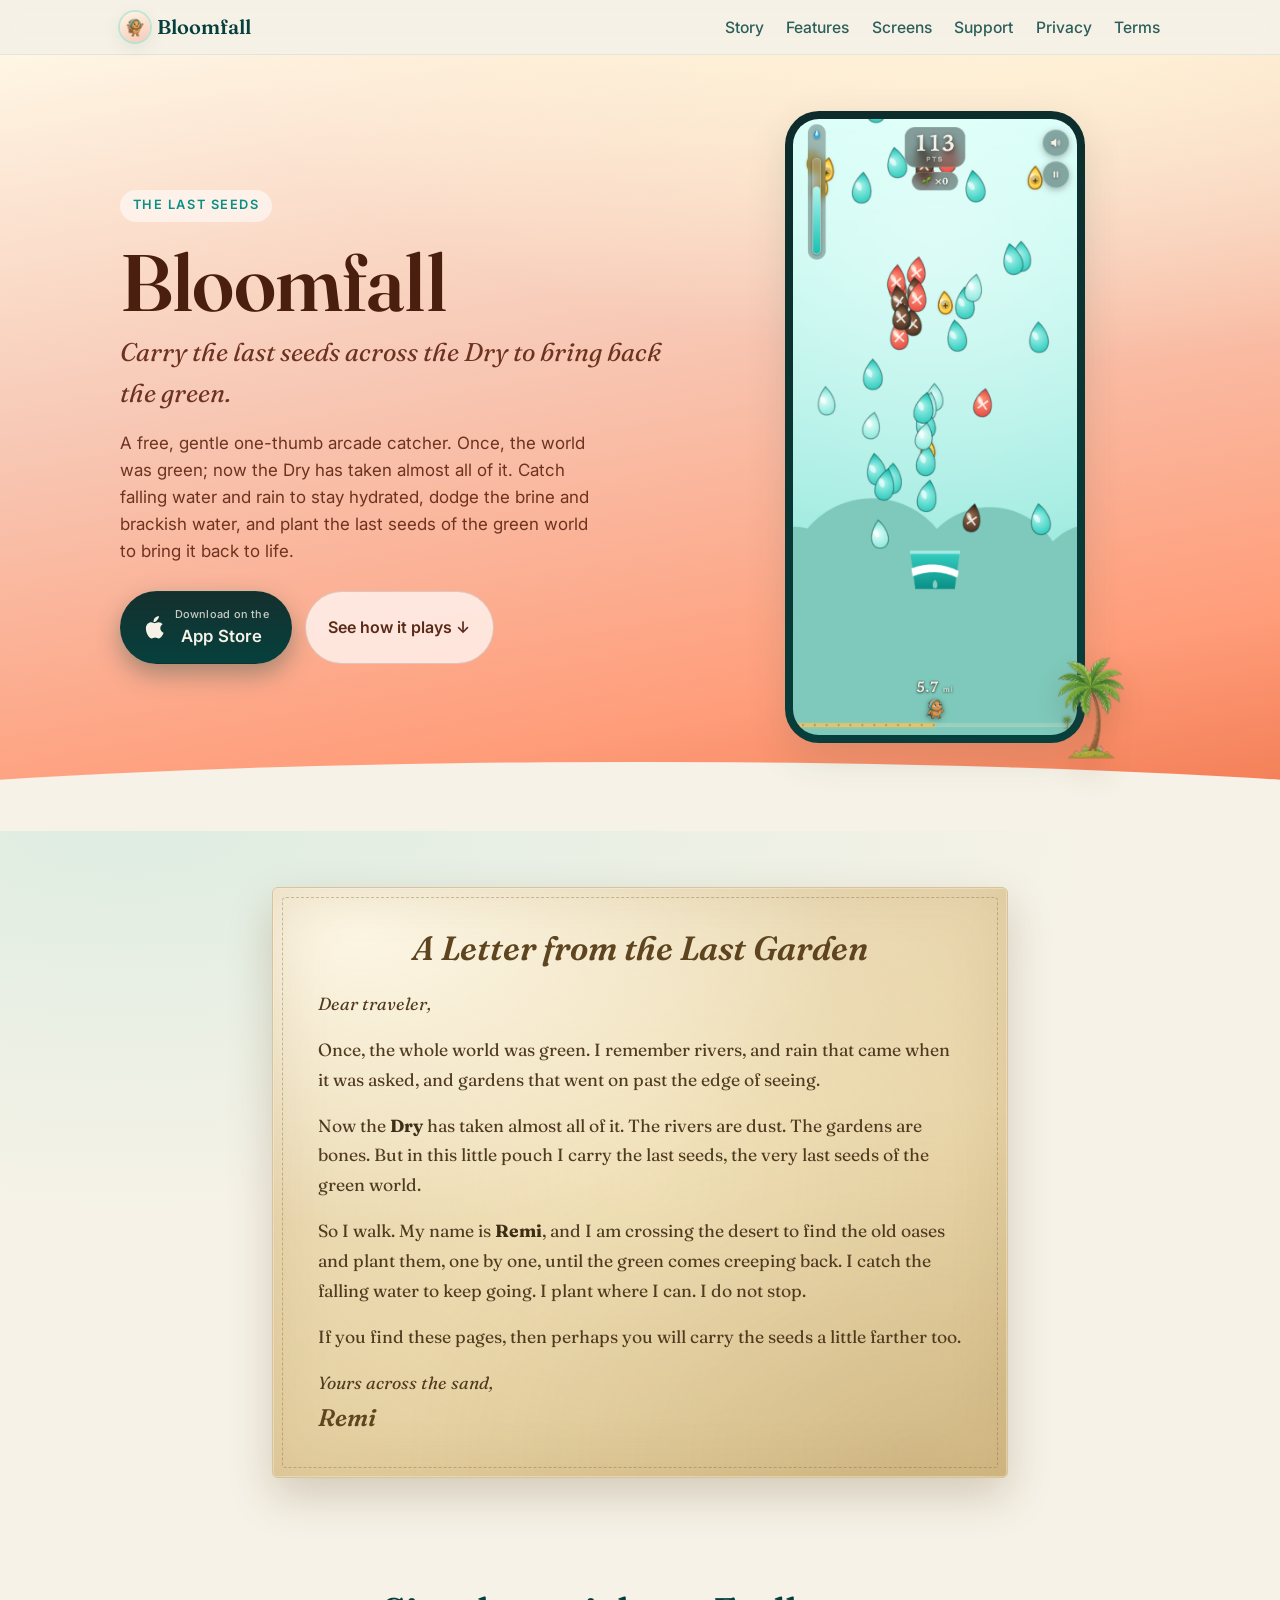
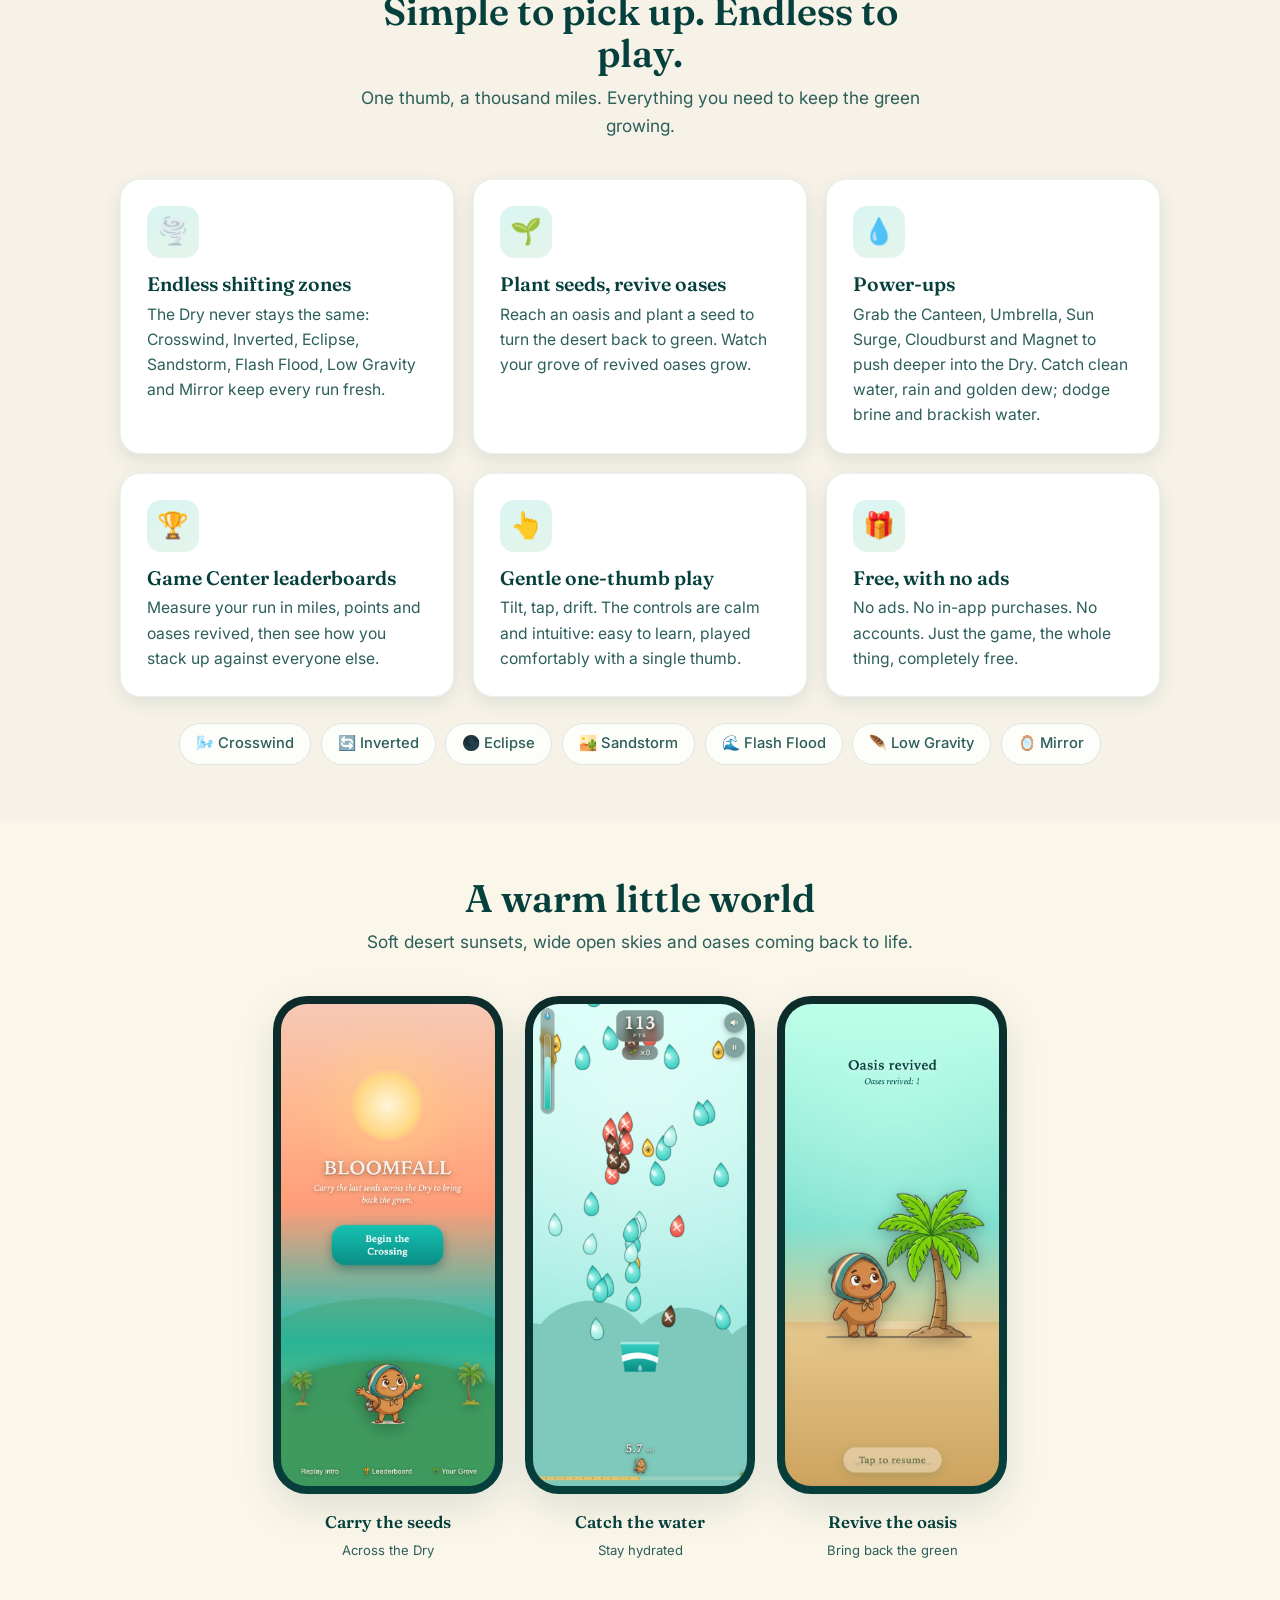
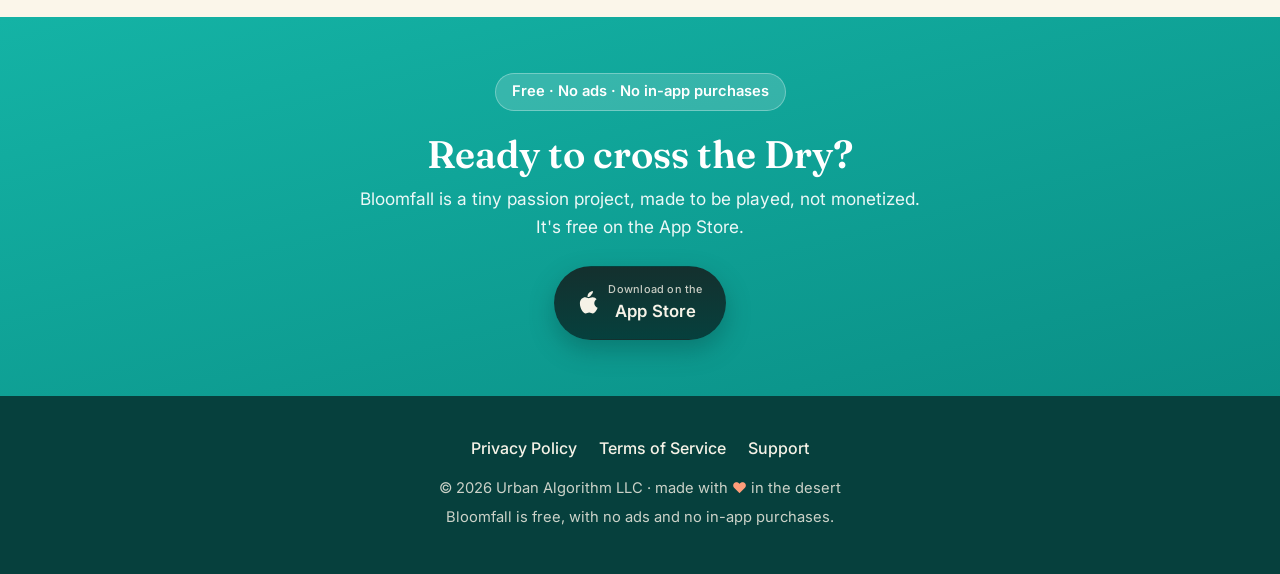
<file: index.html>
<!DOCTYPE html>
<html lang="en">
<head>
  <meta charset="UTF-8" />
  <meta name="viewport" content="width=device-width, initial-scale=1" />
  <title>Bloomfall: carry the last seeds across the Dry</title>
  <meta name="description" content="Bloomfall is a free, one-thumb arcade catcher. Play as Remi, a tiny desert wanderer carrying the world's last seeds. Catch water, dodge brine, and revive oases across the Dry. No ads, no in-app purchases." />
  <meta name="theme-color" content="#16c2b3" />
  <link rel="canonical" href="https://bloomfall.urbanalgorithm.com/" />
  <script defer src="https://umami.urbanalgorithm.com/script.js" data-website-id="9f6d26f4-4f7c-4a8b-b26c-f125a39c3b12"></script>
  <link rel="icon" type="image/png" sizes="32x32" href="/assets/img/favicon-32.png" />
  <link rel="icon" type="image/png" sizes="16x16" href="/assets/img/favicon-16.png" />
  <link rel="apple-touch-icon" sizes="180x180" href="/assets/img/favicon-180.png" />
  <meta property="og:title" content="Bloomfall: carry the last seeds across the Dry" />
  <meta property="og:description" content="A free one-thumb arcade catcher. Catch water, dodge brine, plant seeds, and revive oases. No ads, no in-app purchases." />
  <meta property="og:type" content="website" />
  <meta property="og:url" content="https://bloomfall.urbanalgorithm.com/" />
  <link rel="preconnect" href="https://fonts.googleapis.com" />
  <link rel="preconnect" href="https://fonts.gstatic.com" crossorigin />
  <link rel="stylesheet" href="https://fonts.googleapis.com/css2?family=Fraunces:ital,opsz,wght@0,9..144,400;0,9..144,600;1,9..144,400;1,9..144,600&family=Inter:wght@400;500;600;700&display=swap" />
  <link rel="stylesheet" href="assets/css/styles.css" />
</head>
<body>
  <a class="skip-link" href="#main">Skip to content</a>

  <!-- ===================== NAV ===================== -->
  <nav class="site-nav" aria-label="Primary">
    <div class="site-nav__inner">
      <a class="site-nav__brand" href="#top"><img class="site-nav__logo" src="assets/img/remi_excited.png" alt="Remi" onerror="this.style.display='none'" /> Bloomfall</a>
      <button class="nav-toggle" type="button" aria-expanded="false" aria-controls="nav-links">Menu</button>
      <div class="site-nav__links" id="nav-links">
        <a href="#story">Story</a>
        <a href="#features">Features</a>
        <a href="#shots">Screens</a>
        <a href="support/">Support</a>
        <a href="privacy/">Privacy</a>
        <a href="terms/">Terms</a>
      </div>
    </div>
  </nav>

  <!-- ===================== HERO ===================== -->
  <header class="hero" id="top">
    <div class="container">
      <div class="hero__grid">
        <div class="hero__copy">
          <span class="hero__eyebrow">The Last Seeds</span>
          <h1>Bloomfall</h1>
          <p class="hero__tagline">Carry the last seeds across the Dry to bring back the green.</p>
          <p class="hero__desc">A free, gentle one-thumb arcade catcher. Once, the world was green; now the Dry has taken almost all of it. Catch falling water and rain to stay hydrated, dodge the brine and brackish water, and plant the last seeds of the green world to bring it back to life.</p>
          <div class="hero__cta">
            <a class="btn btn--appstore" href="https://apps.apple.com/app/id6780161859" target="_blank" rel="noopener">
              <span class="btn__apple" aria-hidden="true"><svg viewBox="0 0 384 512" role="img" aria-hidden="true"><path d="M318.7 268c-.2-37 16.6-65 50.5-85.6-19-27.2-47.5-42.2-85.1-45.1-35.8-2.8-75 21-89.3 21-15.1 0-49.8-20-77-20C61.4 138.6 0 184.7 0 277.9c0 27.6 5 56.1 15.1 85.4 13.4 38.7 61.8 133.7 112.3 132.2 25.9-.6 44.2-18.4 78-18.4 32.8 0 49.7 18.4 78 18.4 51-1 94.6-87.4 107.4-126.3-68.3-32.2-72.1-94.4-72.1-95.6zm-57.4-198.4C295 47.8 285.7 0 285.7 0c-30.7 2-67 22.1-87.8 46.9-19.6 23.5-32.5 56.7-29.5 87.1 35.3 2.7 67.4-19.3 92.9-64.4z"/></svg></span>
              <span>
                <span class="btn__sub">Download on the</span>
                <span class="btn__main">App Store</span>
              </span>
            </a>
            <a class="btn btn--secondary" href="#features">See how it plays ↓</a>
          </div>
        </div>
        <div class="hero__art">
          <figure class="phone phone--shot hero__phone">
            <div class="phone__screen">
              <img class="phone__shot" src="assets/img/shot_gameplay.png" alt="Bloomfall gameplay on iPhone: catching falling water across a green stretch of the Dry, halfway to the next oasis" onerror="this.style.display='none'" />
            </div>
          </figure>
          <img class="hero__palm" src="assets/img/palm.png" alt="" aria-hidden="true" onerror="this.style.display='none'" />
        </div>
      </div>
    </div>
  </header>

  <main id="main">

    <!-- ===================== STORY ===================== -->
    <section id="story" class="story">
      <div class="container">
        <div class="story__card story__letter">
          <h2>A Letter from the Last Garden</h2>
          <p class="story__greeting">Dear traveler,</p>
          <p>Once, the whole world was green. I remember rivers, and rain that came when it was asked, and gardens that went on past the edge of seeing.</p>
          <p>Now the <b>Dry</b> has taken almost all of it. The rivers are dust. The gardens are bones. But in this little pouch I carry the last seeds, the very last seeds of the green world.</p>
          <p>So I walk. My name is <b>Remi</b>, and I am crossing the desert to find the old oases and plant them, one by one, until the green comes creeping back. I catch the falling water to keep going. I plant where I can. I do not stop.</p>
          <p>If you find these pages, then perhaps you will carry the seeds a little farther too.</p>
          <p class="story__sign">Yours across the sand,<br /><span class="story__name">Remi</span></p>
        </div>
      </div>
    </section>

    <!-- ===================== FEATURES ===================== -->
    <section id="features">
      <div class="container">
        <div class="section__head">
          <h2>Simple to pick up. Endless to play.</h2>
          <p>One thumb, a thousand miles. Everything you need to keep the green growing.</p>
        </div>
        <div class="features">
          <div class="feature">
            <div class="feature__icon" aria-hidden="true">🌪️</div>
            <h3>Endless shifting zones</h3>
            <p>The Dry never stays the same: Crosswind, Inverted, Eclipse, Sandstorm, Flash Flood, Low Gravity and Mirror keep every run fresh.</p>
          </div>
          <div class="feature">
            <div class="feature__icon" aria-hidden="true">🌱</div>
            <h3>Plant seeds, revive oases</h3>
            <p>Reach an oasis and plant a seed to turn the desert back to green. Watch your grove of revived oases grow.</p>
          </div>
          <div class="feature">
            <div class="feature__icon" aria-hidden="true">💧</div>
            <h3>Power-ups</h3>
            <p>Grab the Canteen, Umbrella, Sun Surge, Cloudburst and Magnet to push deeper into the Dry. Catch clean water, rain and golden dew; dodge brine and brackish water.</p>
          </div>
          <div class="feature">
            <div class="feature__icon" aria-hidden="true">🏆</div>
            <h3>Game Center leaderboards</h3>
            <p>Measure your run in miles, points and oases revived, then see how you stack up against everyone else.</p>
          </div>
          <div class="feature">
            <div class="feature__icon" aria-hidden="true">👆</div>
            <h3>Gentle one-thumb play</h3>
            <p>Tilt, tap, drift. The controls are calm and intuitive: easy to learn, played comfortably with a single thumb.</p>
          </div>
          <div class="feature">
            <div class="feature__icon" aria-hidden="true">🎁</div>
            <h3>Free, with no ads</h3>
            <p>No ads. No in-app purchases. No accounts. Just the game, the whole thing, completely free.</p>
          </div>
        </div>

        <div class="zones" aria-label="Zone types">
          <span class="zone-chip">🌬️ Crosswind</span>
          <span class="zone-chip">🔄 Inverted</span>
          <span class="zone-chip">🌑 Eclipse</span>
          <span class="zone-chip">🏜️ Sandstorm</span>
          <span class="zone-chip">🌊 Flash Flood</span>
          <span class="zone-chip">🪶 Low Gravity</span>
          <span class="zone-chip">🪞 Mirror</span>
        </div>
      </div>
    </section>

    <!-- ===================== SCREENSHOTS ===================== -->
    <section id="shots" class="section--alt">
      <div class="container">
        <div class="section__head">
          <h2>A warm little world</h2>
          <p>Soft desert sunsets, wide open skies and oases coming back to life.</p>
        </div>
        <div class="shots">
          <figure class="phone phone--shot">
            <div class="phone__screen">
              <img class="phone__shot" src="assets/img/shot_home.png" alt="Bloomfall home screen with Remi ready to set out across the Dry" onerror="this.style.display='none'" />
            </div>
            <figcaption class="phone__label">
              <span class="phone__cap">Carry the seeds</span>
              <span class="phone__sub">Across the Dry</span>
            </figcaption>
          </figure>
          <figure class="phone phone--shot">
            <div class="phone__screen">
              <img class="phone__shot" src="assets/img/shot_gameplay.png" alt="Bloomfall gameplay, catching falling water as Remi runs" onerror="this.style.display='none'" />
            </div>
            <figcaption class="phone__label">
              <span class="phone__cap">Catch the water</span>
              <span class="phone__sub">Stay hydrated</span>
            </figcaption>
          </figure>
          <figure class="phone phone--shot">
            <div class="phone__screen">
              <img class="phone__shot" src="assets/img/shot_oasis.png" alt="Bloomfall oasis reviving back to green after a seed is planted" onerror="this.style.display='none'" />
            </div>
            <figcaption class="phone__label">
              <span class="phone__cap">Revive the oasis</span>
              <span class="phone__sub">Bring back the green</span>
            </figcaption>
          </figure>
        </div>
      </div>
    </section>

    <!-- ===================== CTA BAND ===================== -->
    <section class="cta-band">
      <div class="container">
        <span class="price-pill">Free · No ads · No in-app purchases</span>
        <h2>Ready to cross the Dry?</h2>
        <p>Bloomfall is a tiny passion project, made to be played, not monetized. It's free on the App Store.</p>
        <a class="btn btn--appstore" href="https://apps.apple.com/app/id6780161859" target="_blank" rel="noopener">
          <span class="btn__apple" aria-hidden="true"><svg viewBox="0 0 384 512" role="img" aria-hidden="true"><path d="M318.7 268c-.2-37 16.6-65 50.5-85.6-19-27.2-47.5-42.2-85.1-45.1-35.8-2.8-75 21-89.3 21-15.1 0-49.8-20-77-20C61.4 138.6 0 184.7 0 277.9c0 27.6 5 56.1 15.1 85.4 13.4 38.7 61.8 133.7 112.3 132.2 25.9-.6 44.2-18.4 78-18.4 32.8 0 49.7 18.4 78 18.4 51-1 94.6-87.4 107.4-126.3-68.3-32.2-72.1-94.4-72.1-95.6zm-57.4-198.4C295 47.8 285.7 0 285.7 0c-30.7 2-67 22.1-87.8 46.9-19.6 23.5-32.5 56.7-29.5 87.1 35.3 2.7 67.4-19.3 92.9-64.4z"/></svg></span>
          <span>
            <span class="btn__sub">Download on the</span>
            <span class="btn__main">App Store</span>
          </span>
        </a>
      </div>
    </section>

  </main>

  <!-- ===================== FOOTER ===================== -->
  <footer class="site-footer">
    <div class="container">
      <div class="site-footer__links">
        <a href="privacy/">Privacy Policy</a>
        <a href="terms/">Terms of Service</a>
        <a href="support/">Support</a>
      </div>
      <p>© 2026 Urban Algorithm LLC · made with <span class="heart" aria-hidden="true">♥</span><span class="visually-hidden">love</span> in the desert</p>
      <p>Bloomfall is free, with no ads and no in-app purchases.</p>
    </div>
  </footer>

  <!-- Optional vanilla JS; page is fully usable without it. -->
  <script>
    (function () {
      var toggle = document.querySelector('.nav-toggle');
      var links = document.getElementById('nav-links');
      if (toggle && links) {
        toggle.addEventListener('click', function () {
          var open = links.classList.toggle('is-open');
          toggle.setAttribute('aria-expanded', open ? 'true' : 'false');
        });
        links.addEventListener('click', function (e) {
          if (e.target.tagName === 'A') {
            links.classList.remove('is-open');
            toggle.setAttribute('aria-expanded', 'false');
          }
        });
      }
    })();
  </script>
</body>
</html>
</file>
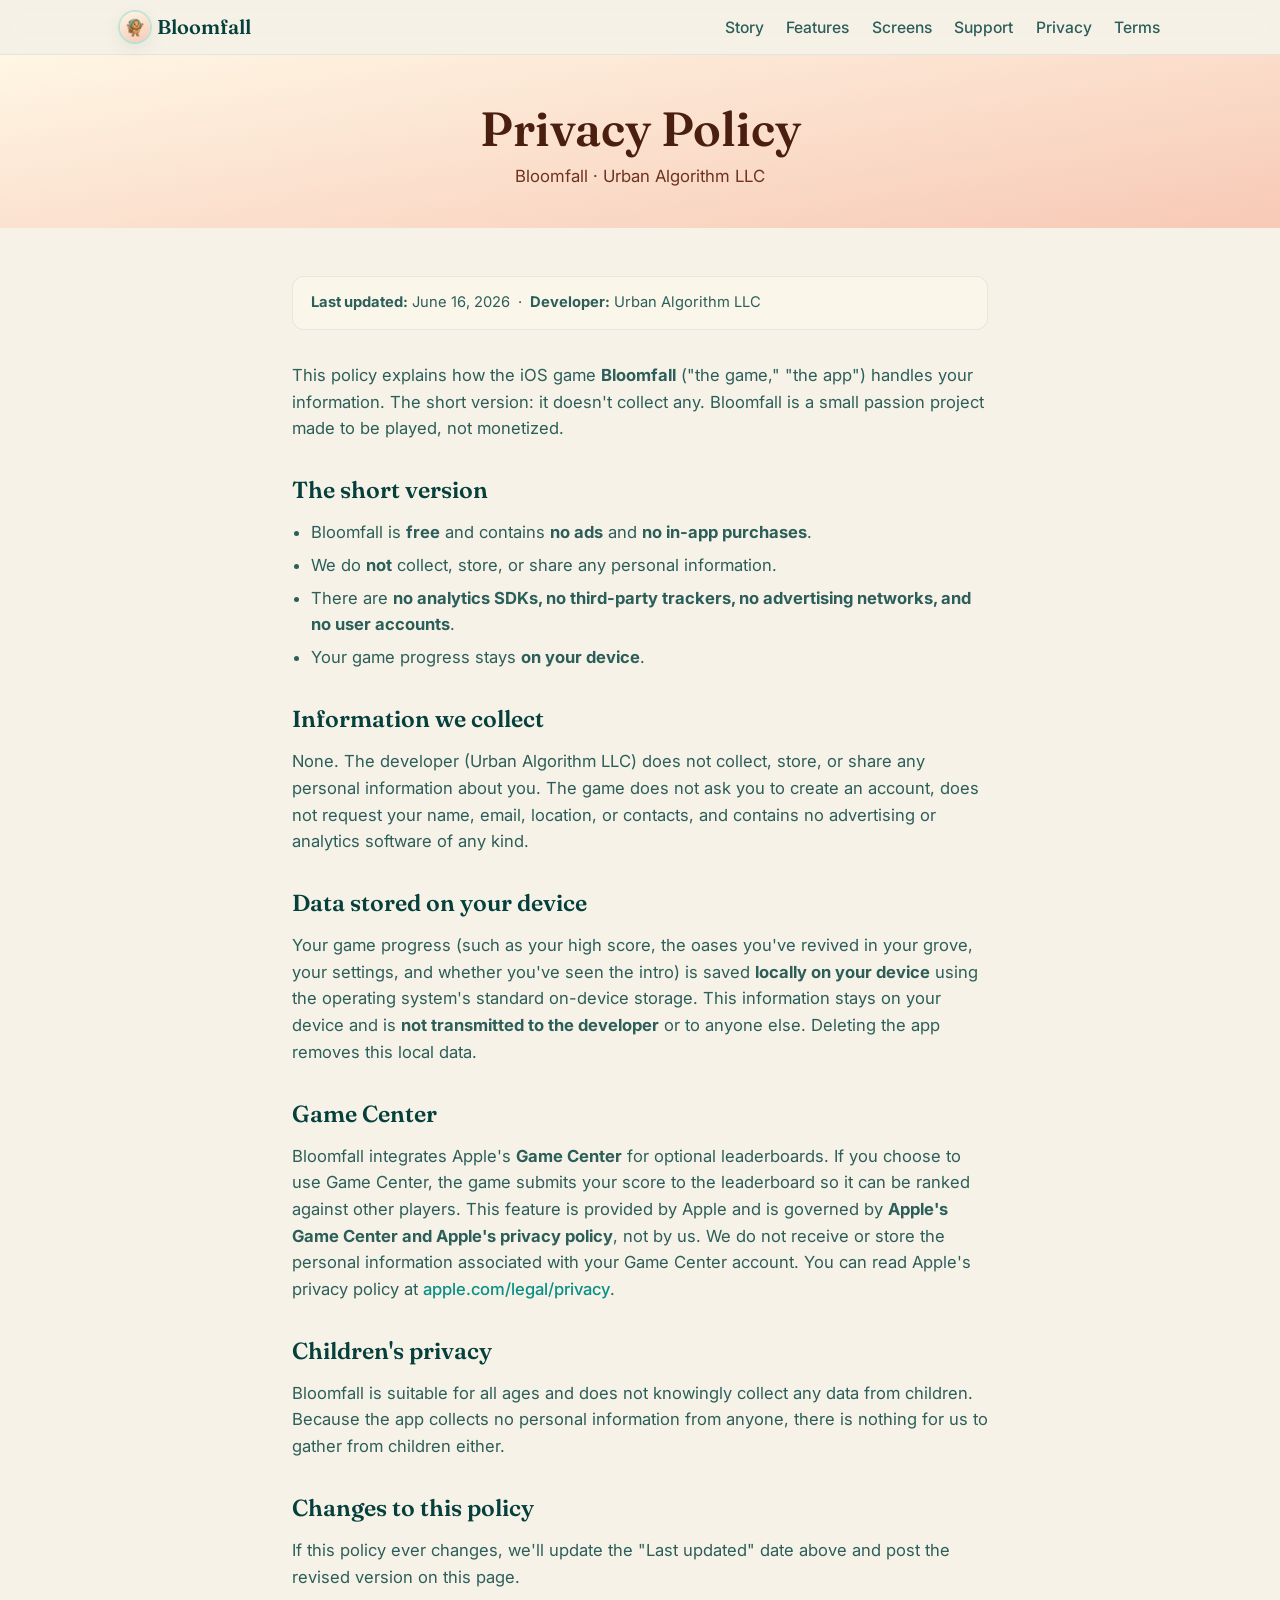
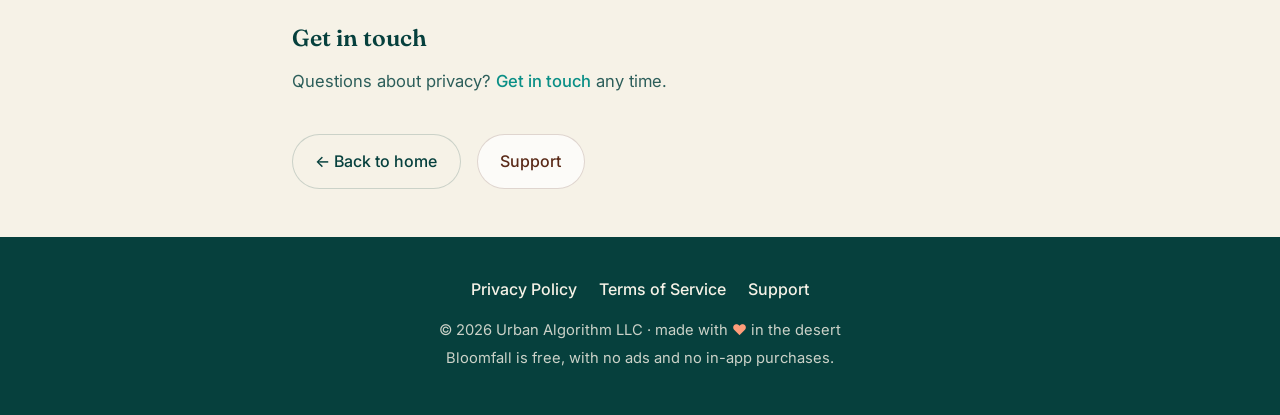
<file: privacy/index.html>
<!DOCTYPE html>
<html lang="en">
<head>
  <meta charset="UTF-8" />
  <meta name="viewport" content="width=device-width, initial-scale=1" />
  <title>Privacy Policy: Bloomfall</title>
  <meta name="description" content="Bloomfall privacy policy. The game collects no personal information, has no ads, no trackers, and no accounts. Progress is stored locally on your device." />
  <meta name="theme-color" content="#16c2b3" />
  <link rel="canonical" href="https://bloomfall.urbanalgorithm.com/privacy" />
  <link rel="icon" type="image/png" sizes="32x32" href="/assets/img/favicon-32.png" />
  <link rel="icon" type="image/png" sizes="16x16" href="/assets/img/favicon-16.png" />
  <link rel="apple-touch-icon" sizes="180x180" href="/assets/img/favicon-180.png" />
  <link rel="preconnect" href="https://fonts.googleapis.com" />
  <link rel="preconnect" href="https://fonts.gstatic.com" crossorigin />
  <link rel="stylesheet" href="https://fonts.googleapis.com/css2?family=Fraunces:ital,opsz,wght@0,9..144,400;0,9..144,600;1,9..144,400;1,9..144,600&family=Inter:wght@400;500;600;700&display=swap" />
  <link rel="stylesheet" href="../assets/css/styles.css" />
</head>
<body>
  <a class="skip-link" href="#main">Skip to content</a>

  <nav class="site-nav" aria-label="Primary">
    <div class="site-nav__inner">
      <a class="site-nav__brand" href="../"><img class="site-nav__logo" src="../assets/img/remi_excited.png" alt="Remi" onerror="this.style.display='none'" /> Bloomfall</a>
      <button class="nav-toggle" type="button" aria-expanded="false" aria-controls="nav-links">Menu</button>
      <div class="site-nav__links" id="nav-links">
        <a href="../#story">Story</a>
        <a href="../#features">Features</a>
        <a href="../#shots">Screens</a>
        <a href="../support/">Support</a>
        <a href="../privacy/">Privacy</a>
        <a href="../terms/">Terms</a>
      </div>
    </div>
  </nav>

  <header class="doc-hero">
    <div class="container">
      <h1>Privacy Policy</h1>
      <p>Bloomfall · Urban Algorithm LLC</p>
    </div>
  </header>

  <main id="main">
    <div class="doc">
      <div class="doc__meta">
        <strong>Last updated:</strong> June 16, 2026 &nbsp;·&nbsp; <strong>Developer:</strong> Urban Algorithm LLC
      </div>

      <p>This policy explains how the iOS game <strong>Bloomfall</strong> ("the game," "the app") handles your information. The short version: it doesn't collect any. Bloomfall is a small passion project made to be played, not monetized.</p>

      <h2>The short version</h2>
      <ul>
        <li>Bloomfall is <strong>free</strong> and contains <strong>no ads</strong> and <strong>no in-app purchases</strong>.</li>
        <li>We do <strong>not</strong> collect, store, or share any personal information.</li>
        <li>There are <strong>no analytics SDKs, no third-party trackers, no advertising networks, and no user accounts</strong>.</li>
        <li>Your game progress stays <strong>on your device</strong>.</li>
      </ul>

      <h2>Information we collect</h2>
      <p>None. The developer (Urban Algorithm LLC) does not collect, store, or share any personal information about you. The game does not ask you to create an account, does not request your name, email, location, or contacts, and contains no advertising or analytics software of any kind.</p>

      <h2>Data stored on your device</h2>
      <p>Your game progress (such as your high score, the oases you've revived in your grove, your settings, and whether you've seen the intro) is saved <strong>locally on your device</strong> using the operating system's standard on-device storage. This information stays on your device and is <strong>not transmitted to the developer</strong> or to anyone else. Deleting the app removes this local data.</p>

      <h2>Game Center</h2>
      <p>Bloomfall integrates Apple's <strong>Game Center</strong> for optional leaderboards. If you choose to use Game Center, the game submits your score to the leaderboard so it can be ranked against other players. This feature is provided by Apple and is governed by <strong>Apple's Game Center and Apple's privacy policy</strong>, not by us. We do not receive or store the personal information associated with your Game Center account. You can read Apple's privacy policy at <a href="https://www.apple.com/legal/privacy/" target="_blank" rel="noopener">apple.com/legal/privacy</a>.</p>

      <h2>Children's privacy</h2>
      <p>Bloomfall is suitable for all ages and does not knowingly collect any data from children. Because the app collects no personal information from anyone, there is nothing for us to gather from children either.</p>

      <h2>Changes to this policy</h2>
      <p>If this policy ever changes, we'll update the "Last updated" date above and post the revised version on this page.</p>

      <h2>Get in touch</h2>
      <p>Questions about privacy? <a href="https://urbanalgorithm.com/#contact">Get in touch</a> any time.</p>

      <div class="doc__back">
        <a class="btn btn--ghost" href="../">← Back to home</a>
        <a class="btn btn--secondary" href="../support/">Support</a>
      </div>
    </div>
  </main>

  <footer class="site-footer">
    <div class="container">
      <div class="site-footer__links">
        <a href="../privacy/">Privacy Policy</a>
        <a href="../terms/">Terms of Service</a>
        <a href="../support/">Support</a>
      </div>
      <p>© 2026 Urban Algorithm LLC · made with <span class="heart" aria-hidden="true">♥</span><span class="visually-hidden">love</span> in the desert</p>
      <p>Bloomfall is free, with no ads and no in-app purchases.</p>
    </div>
  </footer>

  <script>
    (function () {
      var toggle = document.querySelector('.nav-toggle');
      var links = document.getElementById('nav-links');
      if (toggle && links) {
        toggle.addEventListener('click', function () {
          var open = links.classList.toggle('is-open');
          toggle.setAttribute('aria-expanded', open ? 'true' : 'false');
        });
      }
    })();
  </script>
</body>
</html>
</file>
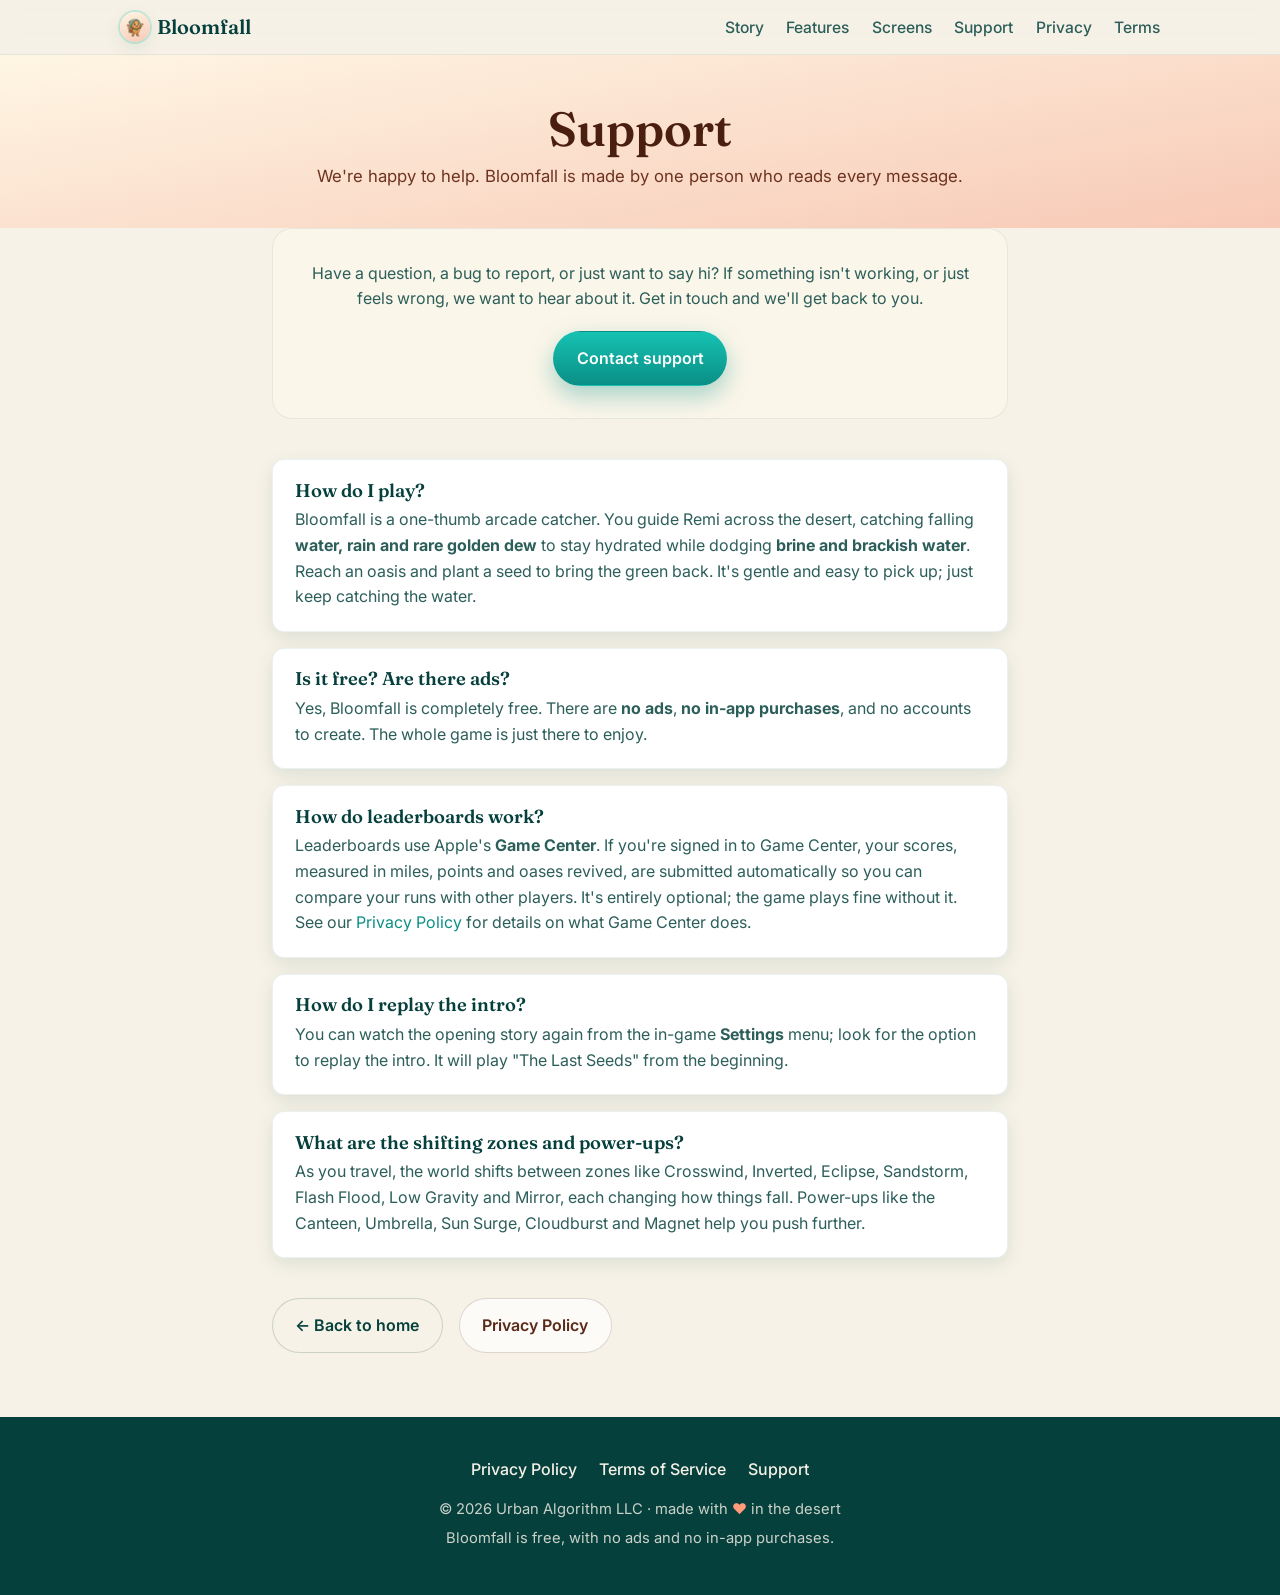
<file: support/index.html>
<!DOCTYPE html>
<html lang="en">
<head>
  <meta charset="UTF-8" />
  <meta name="viewport" content="width=device-width, initial-scale=1" />
  <title>Support: Bloomfall</title>
  <meta name="description" content="Support and contact for Bloomfall. Get in touch, read the FAQ, and learn how to play, whether it's free, how leaderboards work, and how to replay the intro." />
  <meta name="theme-color" content="#16c2b3" />
  <link rel="canonical" href="https://bloomfall.urbanalgorithm.com/support" />
  <link rel="icon" type="image/png" sizes="32x32" href="/assets/img/favicon-32.png" />
  <link rel="icon" type="image/png" sizes="16x16" href="/assets/img/favicon-16.png" />
  <link rel="apple-touch-icon" sizes="180x180" href="/assets/img/favicon-180.png" />
  <link rel="preconnect" href="https://fonts.googleapis.com" />
  <link rel="preconnect" href="https://fonts.gstatic.com" crossorigin />
  <link rel="stylesheet" href="https://fonts.googleapis.com/css2?family=Fraunces:ital,opsz,wght@0,9..144,400;0,9..144,600;1,9..144,400;1,9..144,600&family=Inter:wght@400;500;600;700&display=swap" />
  <link rel="stylesheet" href="../assets/css/styles.css" />
</head>
<body>
  <a class="skip-link" href="#main">Skip to content</a>

  <nav class="site-nav" aria-label="Primary">
    <div class="site-nav__inner">
      <a class="site-nav__brand" href="../"><img class="site-nav__logo" src="../assets/img/remi_excited.png" alt="Remi" onerror="this.style.display='none'" /> Bloomfall</a>
      <button class="nav-toggle" type="button" aria-expanded="false" aria-controls="nav-links">Menu</button>
      <div class="site-nav__links" id="nav-links">
        <a href="../#story">Story</a>
        <a href="../#features">Features</a>
        <a href="../#shots">Screens</a>
        <a href="../support/">Support</a>
        <a href="../privacy/">Privacy</a>
        <a href="../terms/">Terms</a>
      </div>
    </div>
  </nav>

  <header class="doc-hero">
    <div class="container">
      <h1>Support</h1>
      <p>We're happy to help. Bloomfall is made by one person who reads every message.</p>
    </div>
  </header>

  <main id="main">
    <div class="container">
      <div class="contact-card">
        <p>Have a question, a bug to report, or just want to say hi? If something isn't working, or just feels wrong, we want to hear about it. Get in touch and we'll get back to you.</p>
        <a class="btn btn--primary" href="https://urbanalgorithm.com/#contact">Contact support</a>
      </div>
    </div>

    <div class="faq">
      <div class="faq__item">
        <h3>How do I play?</h3>
        <p>Bloomfall is a one-thumb arcade catcher. You guide Remi across the desert, catching falling <strong>water, rain and rare golden dew</strong> to stay hydrated while dodging <strong>brine and brackish water</strong>. Reach an oasis and plant a seed to bring the green back. It's gentle and easy to pick up; just keep catching the water.</p>
      </div>
      <div class="faq__item">
        <h3>Is it free? Are there ads?</h3>
        <p>Yes, Bloomfall is completely free. There are <strong>no ads</strong>, <strong>no in-app purchases</strong>, and no accounts to create. The whole game is just there to enjoy.</p>
      </div>
      <div class="faq__item">
        <h3>How do leaderboards work?</h3>
        <p>Leaderboards use Apple's <strong>Game Center</strong>. If you're signed in to Game Center, your scores, measured in miles, points and oases revived, are submitted automatically so you can compare your runs with other players. It's entirely optional; the game plays fine without it. See our <a href="../privacy/">Privacy Policy</a> for details on what Game Center does.</p>
      </div>
      <div class="faq__item">
        <h3>How do I replay the intro?</h3>
        <p>You can watch the opening story again from the in-game <strong>Settings</strong> menu; look for the option to replay the intro. It will play "The Last Seeds" from the beginning.</p>
      </div>
      <div class="faq__item">
        <h3>What are the shifting zones and power-ups?</h3>
        <p>As you travel, the world shifts between zones like Crosswind, Inverted, Eclipse, Sandstorm, Flash Flood, Low Gravity and Mirror, each changing how things fall. Power-ups like the Canteen, Umbrella, Sun Surge, Cloudburst and Magnet help you push further.</p>
      </div>
    </div>

    <div class="container">
      <div class="doc__back" style="max-width:46rem;margin:2.5rem auto 4rem;">
        <a class="btn btn--ghost" href="../">← Back to home</a>
        <a class="btn btn--secondary" href="../privacy/">Privacy Policy</a>
      </div>
    </div>
  </main>

  <footer class="site-footer">
    <div class="container">
      <div class="site-footer__links">
        <a href="../privacy/">Privacy Policy</a>
        <a href="../terms/">Terms of Service</a>
        <a href="../support/">Support</a>
      </div>
      <p>© 2026 Urban Algorithm LLC · made with <span class="heart" aria-hidden="true">♥</span><span class="visually-hidden">love</span> in the desert</p>
      <p>Bloomfall is free, with no ads and no in-app purchases.</p>
    </div>
  </footer>

  <script>
    (function () {
      var toggle = document.querySelector('.nav-toggle');
      var links = document.getElementById('nav-links');
      if (toggle && links) {
        toggle.addEventListener('click', function () {
          var open = links.classList.toggle('is-open');
          toggle.setAttribute('aria-expanded', open ? 'true' : 'false');
        });
      }
    })();
  </script>
</body>
</html>
</file>
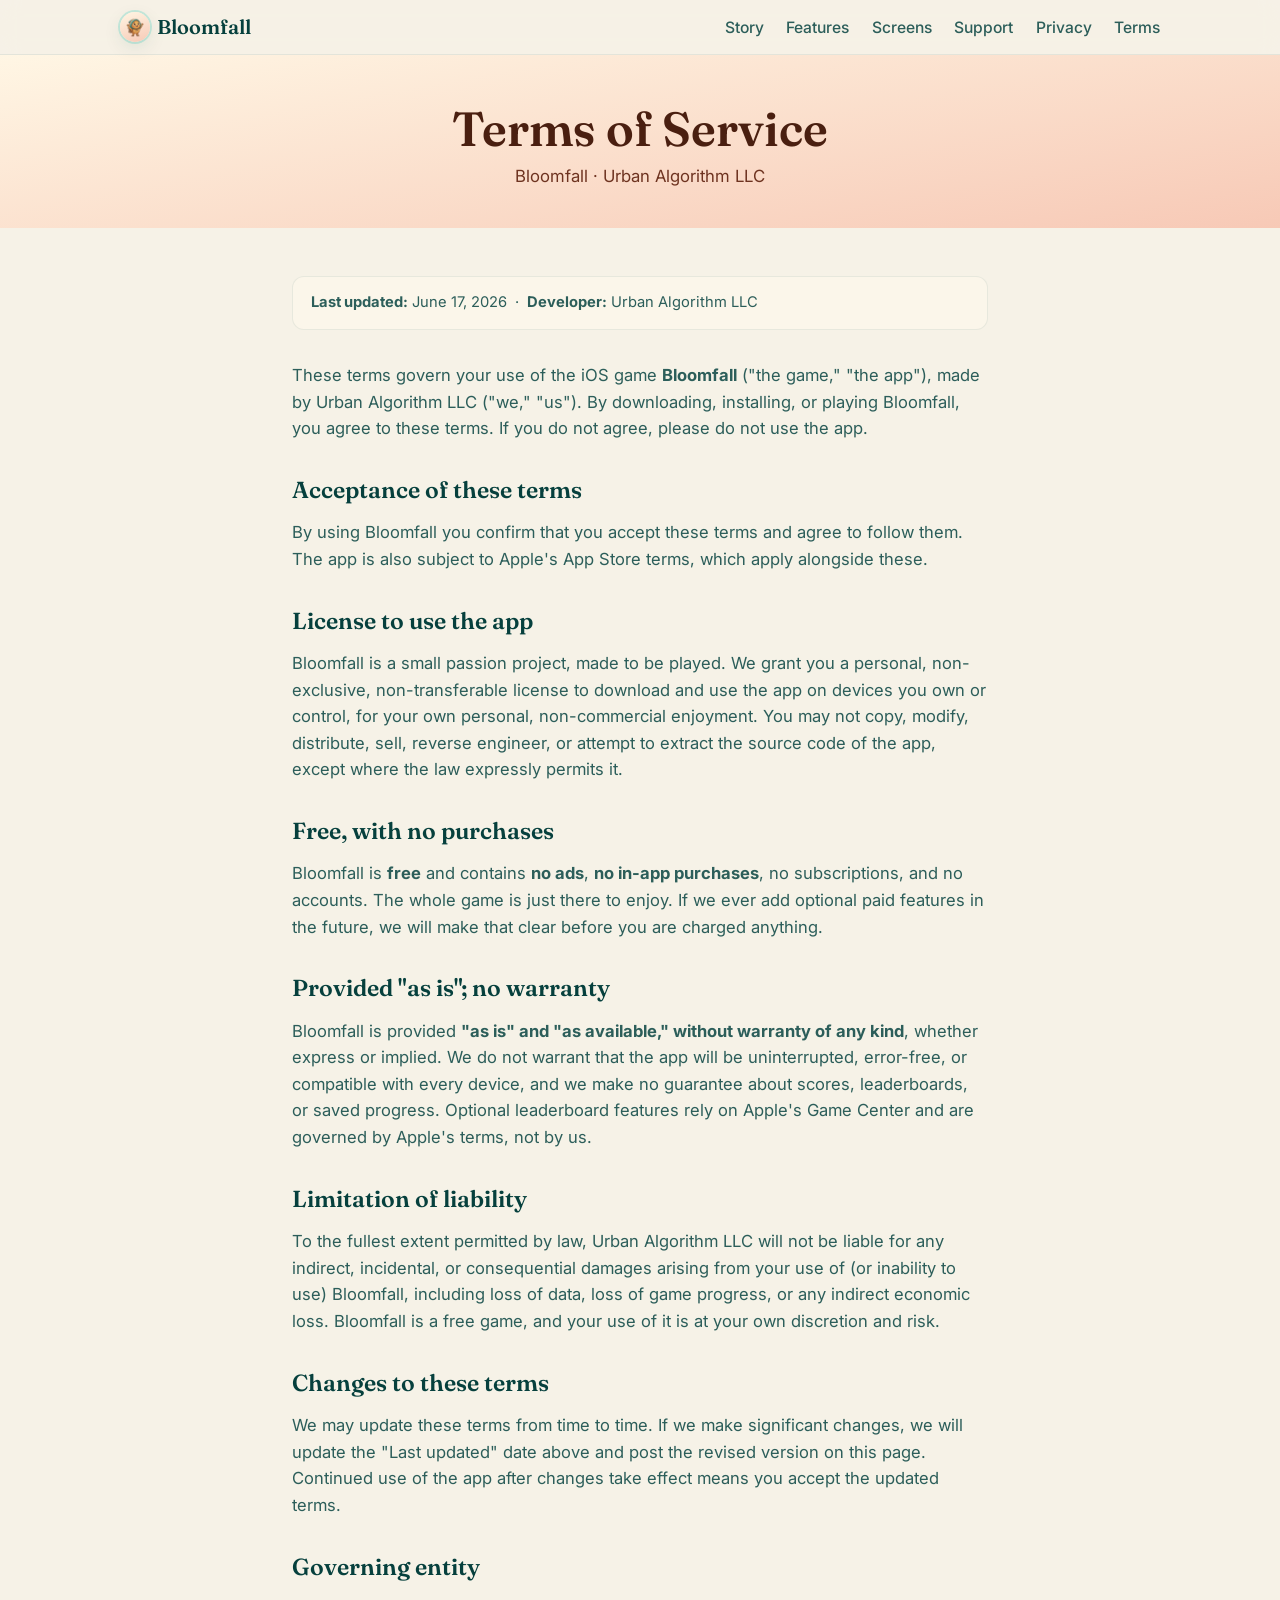
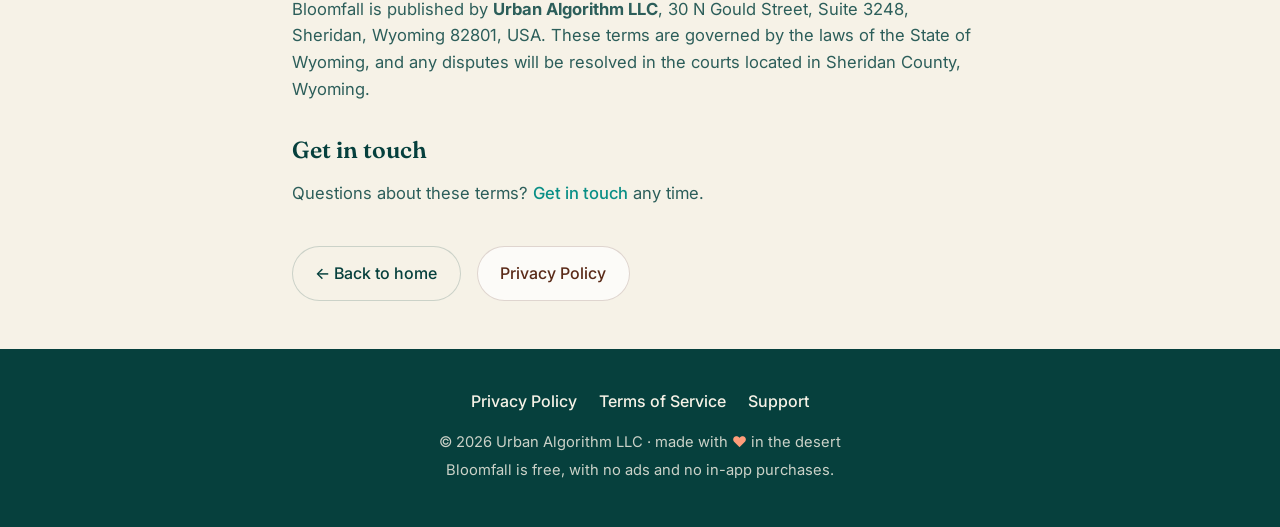
<file: terms/index.html>
<!DOCTYPE html>
<html lang="en">
<head>
  <meta charset="UTF-8" />
  <meta name="viewport" content="width=device-width, initial-scale=1" />
  <title>Terms of Service: Bloomfall</title>
  <meta name="description" content="Bloomfall terms of service. Bloomfall is a free iOS game with no ads and no in-app purchases, provided as is by Urban Algorithm LLC." />
  <meta name="theme-color" content="#16c2b3" />
  <link rel="canonical" href="https://bloomfall.urbanalgorithm.com/terms" />
  <link rel="icon" type="image/png" sizes="32x32" href="/assets/img/favicon-32.png" />
  <link rel="icon" type="image/png" sizes="16x16" href="/assets/img/favicon-16.png" />
  <link rel="apple-touch-icon" sizes="180x180" href="/assets/img/favicon-180.png" />
  <link rel="preconnect" href="https://fonts.googleapis.com" />
  <link rel="preconnect" href="https://fonts.gstatic.com" crossorigin />
  <link rel="stylesheet" href="https://fonts.googleapis.com/css2?family=Fraunces:ital,opsz,wght@0,9..144,400;0,9..144,600;1,9..144,400;1,9..144,600&family=Inter:wght@400;500;600;700&display=swap" />
  <link rel="stylesheet" href="../assets/css/styles.css" />
</head>
<body>
  <a class="skip-link" href="#main">Skip to content</a>

  <nav class="site-nav" aria-label="Primary">
    <div class="site-nav__inner">
      <a class="site-nav__brand" href="../"><img class="site-nav__logo" src="../assets/img/remi_excited.png" alt="Remi" onerror="this.style.display='none'" /> Bloomfall</a>
      <button class="nav-toggle" type="button" aria-expanded="false" aria-controls="nav-links">Menu</button>
      <div class="site-nav__links" id="nav-links">
        <a href="../#story">Story</a>
        <a href="../#features">Features</a>
        <a href="../#shots">Screens</a>
        <a href="../support/">Support</a>
        <a href="../privacy/">Privacy</a>
        <a href="../terms/">Terms</a>
      </div>
    </div>
  </nav>

  <header class="doc-hero">
    <div class="container">
      <h1>Terms of Service</h1>
      <p>Bloomfall · Urban Algorithm LLC</p>
    </div>
  </header>

  <main id="main">
    <div class="doc">
      <div class="doc__meta">
        <strong>Last updated:</strong> June 17, 2026 &nbsp;·&nbsp; <strong>Developer:</strong> Urban Algorithm LLC
      </div>

      <p>These terms govern your use of the iOS game <strong>Bloomfall</strong> ("the game," "the app"), made by Urban Algorithm LLC ("we," "us"). By downloading, installing, or playing Bloomfall, you agree to these terms. If you do not agree, please do not use the app.</p>

      <h2>Acceptance of these terms</h2>
      <p>By using Bloomfall you confirm that you accept these terms and agree to follow them. The app is also subject to Apple's App Store terms, which apply alongside these.</p>

      <h2>License to use the app</h2>
      <p>Bloomfall is a small passion project, made to be played. We grant you a personal, non-exclusive, non-transferable license to download and use the app on devices you own or control, for your own personal, non-commercial enjoyment. You may not copy, modify, distribute, sell, reverse engineer, or attempt to extract the source code of the app, except where the law expressly permits it.</p>

      <h2>Free, with no purchases</h2>
      <p>Bloomfall is <strong>free</strong> and contains <strong>no ads</strong>, <strong>no in-app purchases</strong>, no subscriptions, and no accounts. The whole game is just there to enjoy. If we ever add optional paid features in the future, we will make that clear before you are charged anything.</p>

      <h2>Provided "as is"; no warranty</h2>
      <p>Bloomfall is provided <strong>"as is" and "as available," without warranty of any kind</strong>, whether express or implied. We do not warrant that the app will be uninterrupted, error-free, or compatible with every device, and we make no guarantee about scores, leaderboards, or saved progress. Optional leaderboard features rely on Apple's Game Center and are governed by Apple's terms, not by us.</p>

      <h2>Limitation of liability</h2>
      <p>To the fullest extent permitted by law, Urban Algorithm LLC will not be liable for any indirect, incidental, or consequential damages arising from your use of (or inability to use) Bloomfall, including loss of data, loss of game progress, or any indirect economic loss. Bloomfall is a free game, and your use of it is at your own discretion and risk.</p>

      <h2>Changes to these terms</h2>
      <p>We may update these terms from time to time. If we make significant changes, we will update the "Last updated" date above and post the revised version on this page. Continued use of the app after changes take effect means you accept the updated terms.</p>

      <h2>Governing entity</h2>
      <p>Bloomfall is published by <strong>Urban Algorithm LLC</strong>, 30 N Gould Street, Suite 3248, Sheridan, Wyoming 82801, USA. These terms are governed by the laws of the State of Wyoming, and any disputes will be resolved in the courts located in Sheridan County, Wyoming.</p>

      <h2>Get in touch</h2>
      <p>Questions about these terms? <a href="https://urbanalgorithm.com/#contact">Get in touch</a> any time.</p>

      <div class="doc__back">
        <a class="btn btn--ghost" href="../">← Back to home</a>
        <a class="btn btn--secondary" href="../privacy/">Privacy Policy</a>
      </div>
    </div>
  </main>

  <footer class="site-footer">
    <div class="container">
      <div class="site-footer__links">
        <a href="../privacy/">Privacy Policy</a>
        <a href="../terms/">Terms of Service</a>
        <a href="../support/">Support</a>
      </div>
      <p>© 2026 Urban Algorithm LLC · made with <span class="heart" aria-hidden="true">♥</span><span class="visually-hidden">love</span> in the desert</p>
      <p>Bloomfall is free, with no ads and no in-app purchases.</p>
    </div>
  </footer>

  <script>
    (function () {
      var toggle = document.querySelector('.nav-toggle');
      var links = document.getElementById('nav-links');
      if (toggle && links) {
        toggle.addEventListener('click', function () {
          var open = links.classList.toggle('is-open');
          toggle.setAttribute('aria-expanded', open ? 'true' : 'false');
        });
      }
    })();
  </script>
</body>
</html>
</file>
<file: assets/css/styles.css>
/* =========================================================
   Bloomfall: promo + policy site
   Plain CSS, no build step. Warm desert / oasis palette,
   matched to the game's visual identity.
   ========================================================= */

:root {
  /* Palette */
  --cream:      #F6F2E7;
  --cream-deep: #efe7d2;
  --peach:      #F7C9B6;
  --coral:      #ff9d7a;
  --coral-deep: #f0784f;
  --ion:        #16c2b3;
  --ion-deep:   #0a8f86;
  --ion-mid:    #14b3a5;
  --green:      #5bbf78;
  --green-deep: #3a965a;
  --gold:       #e7c46a;
  --ink:        #06403d;
  --ink-soft:   #2c5e5a;
  --sand:       #fbf6ea;

  --serif: "Fraunces", "Iowan Old Style", Georgia, "Times New Roman", serif;
  --sans:  "Inter", -apple-system, "Segoe UI", Roboto, sans-serif;

  --radius:   20px;
  --radius-sm: 12px;
  --shadow:   0 14px 40px rgba(6, 64, 61, 0.12);
  --shadow-sm: 0 6px 18px rgba(6, 64, 61, 0.10);
  --maxw: 1080px;
}

* { box-sizing: border-box; -webkit-tap-highlight-color: transparent; }

html { scroll-behavior: smooth; }

body {
  margin: 0;
  font-family: var(--sans);
  color: var(--ink);
  background: var(--cream);
  line-height: 1.6;
  -webkit-font-smoothing: antialiased;
  text-rendering: optimizeLegibility;
}

h1, h2, h3 { font-family: var(--serif); font-weight: 600; line-height: 1.1; color: var(--ink); }

a { color: var(--ion-deep); text-decoration: none; }
a:hover { text-decoration: underline; }

img { max-width: 100%; height: auto; display: block; }

.container { width: 100%; max-width: var(--maxw); margin: 0 auto; padding: 0 1.25rem; }

/* Accessibility helpers */
.skip-link {
  position: absolute; left: -999px; top: 0; z-index: 100;
  background: var(--ink); color: var(--cream); padding: .6rem 1rem; border-radius: 0 0 8px 0;
}
.skip-link:focus { left: 0; }
.visually-hidden {
  position: absolute !important; width: 1px; height: 1px;
  padding: 0; margin: -1px; overflow: hidden; clip: rect(0 0 0 0); white-space: nowrap; border: 0;
}

/* ===================== NAV ===================== */
.site-nav {
  position: sticky; top: 0; z-index: 50;
  background: rgba(246, 242, 231, 0.86);
  backdrop-filter: saturate(140%) blur(10px);
  -webkit-backdrop-filter: saturate(140%) blur(10px);
  border-bottom: 1px solid rgba(6, 64, 61, 0.08);
}
.site-nav__inner {
  max-width: var(--maxw); margin: 0 auto; padding: .7rem 1.25rem;
  display: flex; align-items: center; justify-content: space-between; gap: 1rem;
}
.site-nav__brand {
  font-family: var(--serif); font-weight: 600; font-size: 1.25rem;
  color: var(--ink); display: inline-flex; align-items: center; gap: .45rem;
}
.site-nav__brand:hover { text-decoration: none; }
.site-nav__dot {
  width: 12px; height: 12px; border-radius: 50%;
  background: radial-gradient(circle at 35% 30%, #aef6ee, var(--ion) 70%);
  box-shadow: 0 0 0 3px rgba(22, 194, 179, 0.18);
}
.site-nav__logo {
  width: 30px; height: 30px; border-radius: 50%; object-fit: cover; object-position: center 18%;
  background: linear-gradient(160deg, #fff6e4, var(--peach));
  box-shadow: 0 0 0 2px rgba(22, 194, 179, 0.22), var(--shadow-sm);
}
.site-nav__links { display: flex; gap: 1.4rem; align-items: center; }
.site-nav__links a { color: var(--ink-soft); font-weight: 500; font-size: .98rem; }
.site-nav__links a:hover { color: var(--ion-deep); text-decoration: none; }

.nav-toggle {
  display: none; border: 1px solid rgba(6, 64, 61, 0.18); background: var(--cream);
  color: var(--ink); border-radius: 10px; padding: .45rem .8rem; font: inherit; font-size: .92rem; cursor: pointer;
}

@media (max-width: 640px) {
  .nav-toggle { display: inline-block; }
  .site-nav__links {
    display: none; position: absolute; top: 100%; right: 1.25rem; left: 1.25rem;
    flex-direction: column; gap: 0; background: var(--cream);
    border: 1px solid rgba(6, 64, 61, 0.12); border-radius: var(--radius-sm);
    box-shadow: var(--shadow-sm); padding: .4rem; margin-top: .4rem;
  }
  .site-nav__links.is-open { display: flex; }
  .site-nav__links a { padding: .7rem .8rem; border-radius: 8px; width: 100%; }
}

/* ===================== HERO ===================== */
.hero {
  position: relative; overflow: hidden;
  background:
    radial-gradient(120% 90% at 80% -10%, rgba(255, 246, 217, 0.95) 0%, rgba(247, 201, 182, 0) 55%),
    linear-gradient(170deg, #fff6e4 0%, var(--peach) 38%, var(--coral) 78%, var(--coral-deep) 100%);
  color: #5a2a18;
  padding: 3.5rem 0 5.5rem;
}
.hero::after {
  content: ""; position: absolute; left: 0; right: 0; bottom: -1px; height: 70px;
  background: var(--cream);
  clip-path: ellipse(75% 100% at 50% 100%);
}
.hero__grid {
  position: relative; z-index: 1;
  display: grid; grid-template-columns: 1.1fr 0.9fr; gap: 2.5rem; align-items: center;
}
.hero__eyebrow {
  display: inline-block; font-weight: 600; font-size: .8rem; letter-spacing: .12em; text-transform: uppercase;
  color: var(--ion-deep); background: rgba(255, 255, 255, 0.55);
  padding: .35rem .8rem; border-radius: 999px; margin-bottom: 1rem;
}
.hero h1 {
  font-size: clamp(3rem, 9vw, 5rem); margin: 0 0 .4rem; color: #4a1f10;
  letter-spacing: -0.01em;
}
.hero__tagline {
  font-family: var(--serif); font-style: italic; font-size: clamp(1.2rem, 3.4vw, 1.6rem);
  color: #6e3320; margin: 0 0 1rem; font-weight: 400;
}
.hero__desc { font-size: 1.06rem; color: #6e3320; max-width: 30rem; margin: 0 0 1.6rem; }
.hero__cta { display: flex; flex-wrap: wrap; gap: .8rem; }

.hero__art { position: relative; text-align: center; }
.hero__art .hero__phone { width: min(300px, 82%); margin: 0 auto; }
.hero__art img.hero__remi {
  width: min(330px, 78%); margin: 0 auto;
  filter: drop-shadow(0 22px 28px rgba(90, 40, 20, 0.28));
  animation: bob 5s ease-in-out infinite;
}
.hero__art img.hero__palm {
  position: absolute; right: 2%; bottom: -4%; left: auto; width: 120px; opacity: .95;
  filter: drop-shadow(0 14px 16px rgba(90, 40, 20, 0.22));
}
@keyframes bob {
  0%, 100% { transform: translateY(0); }
  50% { transform: translateY(-12px); }
}
@media (prefers-reduced-motion: reduce) {
  .hero__art img.hero__remi { animation: none; }
  html { scroll-behavior: auto; }
}

/* ===================== BUTTONS ===================== */
.btn {
  display: inline-flex; align-items: center; gap: .5rem;
  padding: .85rem 1.4rem; border-radius: 999px; font-weight: 600; font-size: 1rem;
  cursor: pointer; border: 1px solid transparent; transition: transform .12s ease, box-shadow .15s ease, background .15s ease;
}
.btn:hover { text-decoration: none; transform: translateY(-2px); }
.btn:active { transform: translateY(0); }
.btn--primary {
  background: linear-gradient(180deg, var(--ion) 0%, var(--ion-deep) 100%);
  color: #fff; box-shadow: 0 10px 24px rgba(10, 143, 134, 0.35);
}
.btn--secondary {
  background: rgba(255, 255, 255, 0.7); color: #5a2a18; border-color: rgba(90, 42, 24, 0.18);
}
.btn--ghost { background: var(--cream); color: var(--ink); border-color: rgba(6, 64, 61, 0.18); }
.btn--disabled {
  background: linear-gradient(180deg, #1a2b2b 0%, #06403d 100%); color: var(--cream);
  cursor: default; box-shadow: var(--shadow-sm);
}
.btn--disabled:hover { transform: none; }
.btn--appstore {
  background: linear-gradient(180deg, #14302e 0%, #06403d 100%); color: var(--cream);
  box-shadow: 0 10px 24px rgba(6, 64, 61, 0.35);
}
.btn--appstore:hover { color: var(--cream); }
.btn__apple { font-size: 1.3rem; line-height: 1; display: inline-flex; }
.btn__apple svg { width: 1.45rem; height: 1.45rem; fill: currentColor; display: block; }
.btn__sub { display: block; font-size: .68rem; font-weight: 500; opacity: .8; letter-spacing: .02em; text-align: center; }
.btn__main { display: block; font-size: 1.05rem; letter-spacing: .01em; text-align: center; }

/* ===================== SECTIONS ===================== */
section { padding: 3.5rem 0; }
.section--alt { background: var(--sand); }
.section__head { text-align: center; max-width: 38rem; margin: 0 auto 2.5rem; }
.section__head h2 { font-size: clamp(1.8rem, 5vw, 2.4rem); margin: 0 0 .6rem; }
.section__head p { color: var(--ink-soft); font-size: 1.08rem; margin: 0; }

/* Story */
.story {
  background:
    radial-gradient(140% 100% at 10% 0%, rgba(22, 194, 179, 0.10), transparent 55%);
}
.story__card {
  background: linear-gradient(160deg, #ffffff 0%, var(--sand) 100%);
  border: 1px solid rgba(6, 64, 61, 0.08); border-radius: var(--radius);
  padding: 2.2rem; box-shadow: var(--shadow); max-width: 50rem; margin: 0 auto;
}
.story__card h2 { font-size: clamp(1.6rem, 4.5vw, 2.1rem); margin: 0 0 1rem; }
.story__card p { color: var(--ink-soft); font-size: 1.08rem; margin: 0 0 1rem; }
.story__card p:last-child { margin-bottom: 0; }
.story__card b { color: var(--ink); }
.story__card .lead { font-family: var(--serif); font-style: italic; font-size: 1.25rem; color: var(--ink); }

/* Story as a parchment letter */
.story__letter {
  position: relative;
  max-width: 46rem;
  border: 1px solid #d8c39a;
  border-radius: 6px;
  padding: 2.6rem 2.8rem 2.4rem;
  color: #4f3b22;
  background-color: #f5e8c8;
  background-image:
    radial-gradient(120% 90% at 12% 8%, rgba(255, 250, 235, 0.85), transparent 55%),
    radial-gradient(140% 120% at 88% 96%, rgba(150, 116, 64, 0.18), transparent 50%),
    radial-gradient(60% 60% at 50% 50%, rgba(214, 184, 130, 0.0), rgba(176, 140, 84, 0.16) 100%),
    linear-gradient(160deg, #f8edd0 0%, #f0dfb4 60%, #e8d3a0 100%);
  box-shadow:
    0 18px 44px rgba(90, 64, 24, 0.22),
    inset 0 0 60px rgba(150, 110, 56, 0.14),
    inset 0 0 0 1px rgba(255, 252, 240, 0.4);
}
.story__letter::before {
  content: "";
  position: absolute; inset: 9px;
  border: 1px dashed rgba(120, 92, 48, 0.35);
  border-radius: 4px;
  pointer-events: none;
}
.story__letter h2 {
  font-family: var(--serif); font-style: italic;
  color: #5e451f; text-align: center; margin-bottom: 1.4rem;
}
.story__letter p {
  font-family: var(--serif);
  color: #503b21; font-size: 1.1rem; line-height: 1.7;
}
.story__letter b { color: #3f2e16; }
.story__greeting { font-style: italic; font-size: 1.2rem; }
.story__sign { margin-top: 1.6rem; font-style: italic; }
.story__name {
  font-family: var(--serif); font-style: italic; font-weight: 600;
  font-size: 1.5rem; color: #5e451f;
}
@media (max-width: 540px) {
  .story__letter { padding: 1.9rem 1.5rem; }
}

/* Features grid */
.features {
  display: grid; grid-template-columns: repeat(3, 1fr); gap: 1.2rem;
}
.feature {
  background: #fff; border: 1px solid rgba(6, 64, 61, 0.08); border-radius: var(--radius);
  padding: 1.6rem; box-shadow: var(--shadow-sm); transition: transform .15s ease, box-shadow .15s ease;
}
.feature:hover { transform: translateY(-4px); box-shadow: var(--shadow); }
.feature__icon {
  width: 52px; height: 52px; border-radius: 14px; display: grid; place-items: center;
  font-size: 1.6rem; margin-bottom: 1rem;
  background: linear-gradient(160deg, rgba(22, 194, 179, 0.16), rgba(91, 191, 120, 0.16));
}
.feature h3 { font-size: 1.22rem; margin: 0 0 .4rem; }
.feature p { margin: 0; color: var(--ink-soft); font-size: .98rem; }

/* Screenshots / phone frames */
.shots {
  display: flex; gap: 1.4rem; justify-content: center; flex-wrap: wrap;
}
.phone {
  width: 230px; aspect-ratio: 9 / 19.5; border-radius: 34px; padding: 10px;
  background: linear-gradient(160deg, #0d2b2a, #06403d);
  box-shadow: var(--shadow); flex: 0 0 auto;
}
.phone__screen {
  width: 100%; height: 100%; border-radius: 26px; overflow: hidden; position: relative;
  display: flex; flex-direction: column; align-items: center; justify-content: center;
  text-align: center; color: var(--cream); padding: 1.4rem 1rem;
}
.phone--sunset .phone__screen { background: linear-gradient(180deg, #ffd9a8, var(--coral) 60%, var(--coral-deep)); }
.phone--ion .phone__screen { background: linear-gradient(180deg, #aef6ee, var(--ion) 60%, var(--ion-deep)); }
.phone--oasis .phone__screen { background: linear-gradient(180deg, #bfeacb, var(--green) 60%, var(--green-deep)); }
.phone__screen img { width: 64%; margin-bottom: .8rem; filter: drop-shadow(0 8px 12px rgba(0,0,0,.25)); }
.phone__cap {
  font-family: var(--serif); font-size: 1.05rem; font-weight: 600; color: #fff;
  text-shadow: 0 1px 6px rgba(0,0,0,.35);
}
.phone__sub { font-size: .82rem; color: rgba(255,255,255,.9); margin-top: .25rem; }

/* Phone frames showing real screenshots */
/* The figure is just a column container; the dark bezel lives ONLY on the
   screen so it hugs the screenshot on all four sides with no dead space. */
.phone--shot {
  margin: 0; width: 230px; aspect-ratio: auto; height: auto;
  padding: 0; background: none; box-shadow: none;
  display: flex; flex-direction: column; align-items: center;
}
.phone--shot .phone__screen {
  width: 100%; height: auto; aspect-ratio: 1290 / 2796;
  padding: 8px; background: linear-gradient(160deg, #0d2b2a, #06403d);
  border-radius: 34px; box-shadow: var(--shadow);
  justify-content: flex-start; display: block; overflow: hidden;
}
.phone--shot .phone__screen img.phone__shot {
  display: block; width: 100%; height: 100%; margin: 0;
  object-fit: cover; object-position: center;
  border-radius: 26px; filter: none;
}
/* Hero phone: let the image drive its own height so the FULL screenshot shows
   with the bezel hugging all four sides (cover + fixed aspect-ratio could clip
   the bottom). */
.hero__phone .phone__screen { aspect-ratio: auto; height: auto; }
.hero__phone .phone__screen img.phone__shot { height: auto; object-fit: contain; }
.phone__label {
  display: flex; flex-direction: column; align-items: center;
  margin-top: .9rem; color: var(--ink); text-align: center;
}
.phone__label .phone__cap { color: var(--ink); text-shadow: none; }
.phone__label .phone__sub { color: var(--ink-soft); }

/* Zones chips */
.zones { display: flex; flex-wrap: wrap; gap: .6rem; justify-content: center; margin-top: 1.6rem; }
.zone-chip {
  background: rgba(255,255,255,.8); border: 1px solid rgba(6,64,61,.12);
  border-radius: 999px; padding: .5rem 1rem; font-weight: 500; font-size: .92rem; color: var(--ink-soft);
}

/* CTA band */
.cta-band {
  text-align: center;
  background: linear-gradient(165deg, var(--ion-mid), var(--ion-deep));
  color: #fff;
}
.cta-band h2 { color: #fff; font-size: clamp(1.8rem, 5vw, 2.4rem); margin: 0 0 .6rem; }
.cta-band p { color: rgba(255,255,255,.92); font-size: 1.08rem; max-width: 36rem; margin: 0 auto 1.6rem; }
.cta-band .price-pill {
  display: inline-block; background: rgba(255,255,255,.16); border: 1px solid rgba(255,255,255,.3);
  border-radius: 999px; padding: .4rem 1rem; font-weight: 600; font-size: .92rem; margin-bottom: 1.4rem;
}

/* ===================== POLICY / DOC PAGES ===================== */
.doc-hero {
  background: linear-gradient(170deg, #fff6e4 0%, var(--peach) 100%);
  color: #5a2a18; padding: 3rem 0 2.4rem; text-align: center;
}
.doc-hero h1 { font-size: clamp(2rem, 6vw, 3rem); margin: 0 0 .4rem; color: #4a1f10; }
.doc-hero p { margin: 0; color: #6e3320; font-size: 1.05rem; }
.doc {
  max-width: 46rem; margin: 0 auto; padding: 3rem 1.25rem;
}
.doc h2 { font-size: 1.45rem; margin: 2.2rem 0 .7rem; }
.doc h2:first-child { margin-top: 0; }
.doc p, .doc li { color: var(--ink-soft); font-size: 1.04rem; }
.doc ul { padding-left: 1.2rem; }
.doc li { margin: .4rem 0; }
.doc a { font-weight: 500; }
.doc__meta {
  font-size: .92rem; color: var(--ink-soft); background: var(--sand);
  border: 1px solid rgba(6,64,61,.08); border-radius: var(--radius-sm);
  padding: .9rem 1.1rem; margin-bottom: 2rem;
}
.doc__back { margin-top: 2.5rem; display: flex; gap: 1rem; flex-wrap: wrap; }

/* FAQ */
.faq { max-width: 46rem; margin: 0 auto; }
.faq__item {
  background: #fff; border: 1px solid rgba(6,64,61,.08); border-radius: var(--radius-sm);
  padding: 1.3rem 1.4rem; margin-bottom: 1rem; box-shadow: var(--shadow-sm);
}
.faq__item h3 { font-size: 1.15rem; margin: 0 0 .4rem; }
.faq__item p { margin: 0; color: var(--ink-soft); }
.contact-card {
  text-align: center; background: var(--sand); border: 1px solid rgba(6,64,61,.08);
  border-radius: var(--radius); padding: 2rem; margin: 0 auto 2.5rem; max-width: 46rem;
}
.contact-card p { color: var(--ink-soft); margin: 0 0 1.2rem; }

/* ===================== FOOTER ===================== */
.site-footer {
  background: var(--ink); color: rgba(246, 242, 231, 0.82);
  padding: 2.5rem 0; text-align: center;
}
.site-footer a { color: var(--cream); font-weight: 500; }
.site-footer__links { display: flex; gap: 1.4rem; justify-content: center; flex-wrap: wrap; margin-bottom: 1rem; }
.site-footer p { margin: .3rem 0; font-size: .92rem; }
.heart { color: var(--coral); }

/* ===================== RESPONSIVE ===================== */
@media (max-width: 820px) {
  .hero__grid { grid-template-columns: 1fr; text-align: center; gap: 1.5rem; }
  .hero__desc { margin-left: auto; margin-right: auto; }
  .hero__cta { justify-content: center; }
  .hero__art { order: -1; }
  .hero__art img.hero__remi { width: min(280px, 64%); }
  .hero__art img.hero__palm { display: none; }
  .features { grid-template-columns: 1fr 1fr; }
}
@media (max-width: 540px) {
  .features { grid-template-columns: 1fr; }
  section { padding: 2.8rem 0; }
}
</file>
